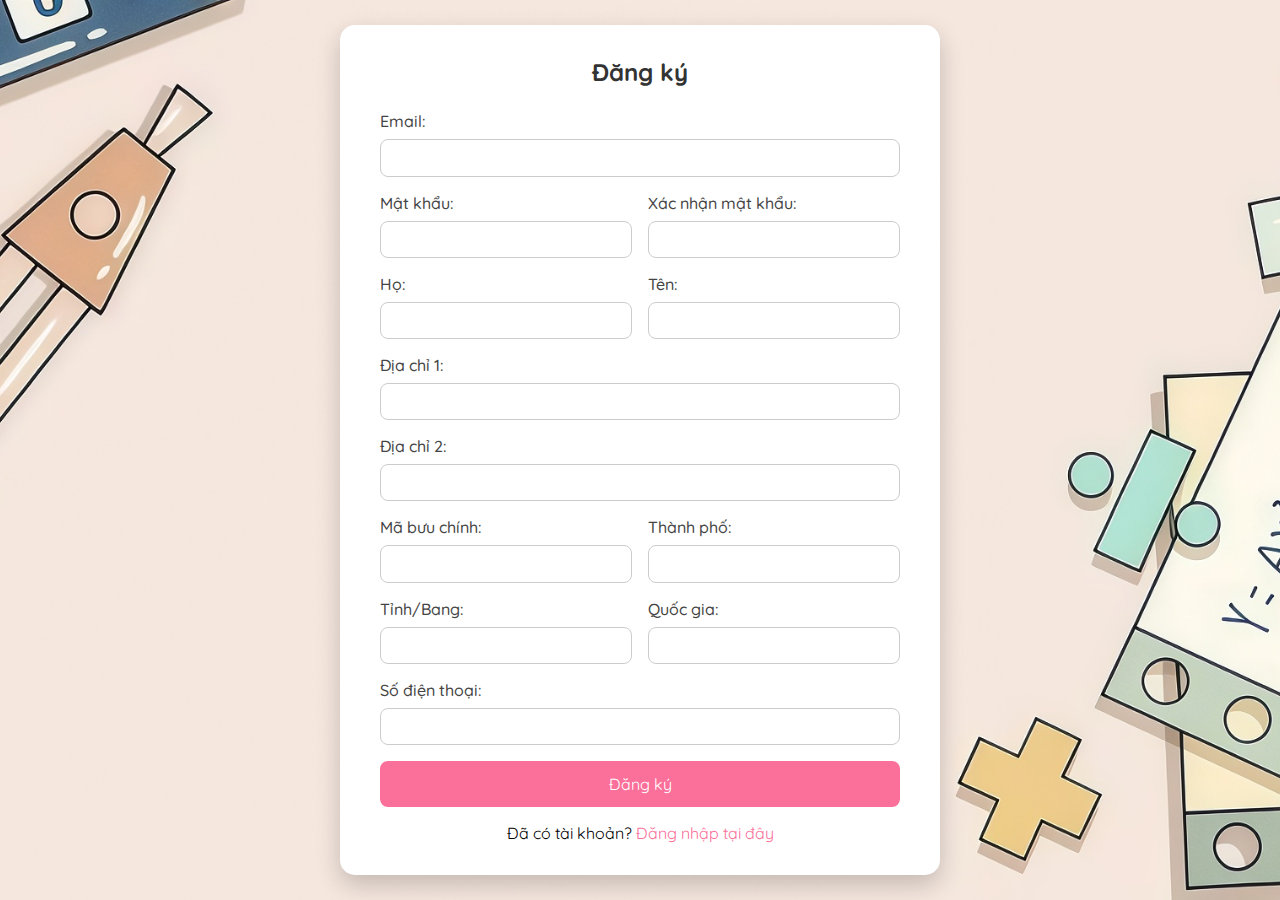
<file: templates/register.html>
<!DOCTYPE html>
<html lang="vi">
<head>
    <meta charset="UTF-8">
    <title>Đăng ký</title>
    <link href="https://fonts.googleapis.com/css2?family=Quicksand:wght@500&display=swap" rel="stylesheet">
    <style>
        * {
            box-sizing: border-box;
            font-family: 'Quicksand', sans-serif;
            margin: 0;
            padding: 0;
        }

        body {
            background: linear-gradient(135deg, #ff9a9e, #fad0c4);
            display: flex;
            justify-content: center;
            align-items: center;
            min-height: 100vh;
            animation: fadeIn 1s ease-in;
            background-image: url('../static/images/background_2.jpg');
            background-size: cover;
            background-position: center;
            background-repeat: no-repeat;
            background-attachment: fixed;
            min-height: 100vh;
            margin: 0;
            padding: 0;
        }

        @keyframes fadeIn {
            from { opacity: 0; transform: translateY(30px); }
            to { opacity: 1; transform: translateY(0); }
        }

        .register-container {
            background-color: #fff;
            padding: 2rem 2.5rem;
            border-radius: 15px;
            box-shadow: 0 10px 25px rgba(0, 0, 0, 0.2);
            width: 100%;
            max-width: 600px;
        }

        .register-container h2 {
            text-align: center;
            color: #333;
            margin-bottom: 1.5rem;
        }

        .form-group {
            margin-bottom: 1rem;
        }

        label {
            display: block;
            margin-bottom: 0.5rem;
            font-weight: 500;
            color: #444;
        }

        input[type="text"],
        input[type="email"],
        input[type="password"] {
            width: 100%;
            padding: 0.6rem 1rem;
            border: 1px solid #ccc;
            border-radius: 8px;
            transition: all 0.3s ease;
        }

        input:focus {
            border-color: #fa709a;
            box-shadow: 0 0 8px rgba(250, 112, 154, 0.3);
            outline: none;
        }

        input[type="submit"] {
            width: 100%;
            background-color: #fa709a;
            color: white;
            padding: 0.8rem;
            border: none;
            border-radius: 8px;
            font-size: 1rem;
            cursor: pointer;
            transition: background 0.3s ease;
        }

        input[type="submit"]:hover {
            background-color: #f66d9b;
        }

        .login-link {
            text-align: center;
            margin-top: 1rem;
        }

        .login-link a {
            text-decoration: none;
            color: #fa709a;
            transition: color 0.3s;
        }

        .login-link a:hover {
            color: #d75186;
            text-decoration: underline;
        }

        .form-row {
            display: flex;
            gap: 1rem;
        }

        .form-row .form-group {
            flex: 1;
        }

        @media (max-width: 600px) {
            .form-row {
                flex-direction: column;
            }
        }
    </style>
</head>
<body>
    <div class="register-container">
        <h2>Đăng ký</h2>
        <form action="/register" method="POST" onsubmit="return validate()">

            <div class="form-group">
                <label>Email:</label>
                <input type="email" name="email" required>
            </div>

            <div class="form-row">
                <div class="form-group">
                    <label>Mật khẩu:</label>
                    <input type="password" name="password" id="password" required>
                </div>
                <div class="form-group">
                    <label>Xác nhận mật khẩu:</label>
                    <input type="password" name="cpassword" id="cpassword" required>
                </div>
            </div>

            <div class="form-row">
                <div class="form-group">
                    <label>Họ:</label>
                    <input type="text" name="firstName" required>
                </div>
                <div class="form-group">
                    <label>Tên:</label>
                    <input type="text" name="lastName" required>
                </div>
            </div>

            <div class="form-group">
                <label>Địa chỉ 1:</label>
                <input type="text" name="address1">
            </div>

            <div class="form-group">
                <label>Địa chỉ 2:</label>
                <input type="text" name="address2">
            </div>

            <div class="form-row">
                <div class="form-group">
                    <label>Mã bưu chính:</label>
                    <input type="text" name="zipcode">
                </div>
                <div class="form-group">
                    <label>Thành phố:</label>
                    <input type="text" name="city">
                </div>
            </div>

            <div class="form-row">
                <div class="form-group">
                    <label>Tỉnh/Bang:</label>
                    <input type="text" name="state">
                </div>
                <div class="form-group">
                    <label>Quốc gia:</label>
                    <input type="text" name="country">
                </div>
            </div>

            <div class="form-group">
                <label>Số điện thoại:</label>
                <input type="text" name="phone">
            </div>

            <input type="submit" value="Đăng ký">

            <div class="login-link">
                <p>Đã có tài khoản? <a href="/loginForm">Đăng nhập tại đây</a></p>
            </div>
        </form>
    </div>
</body>
</html>
</file>
